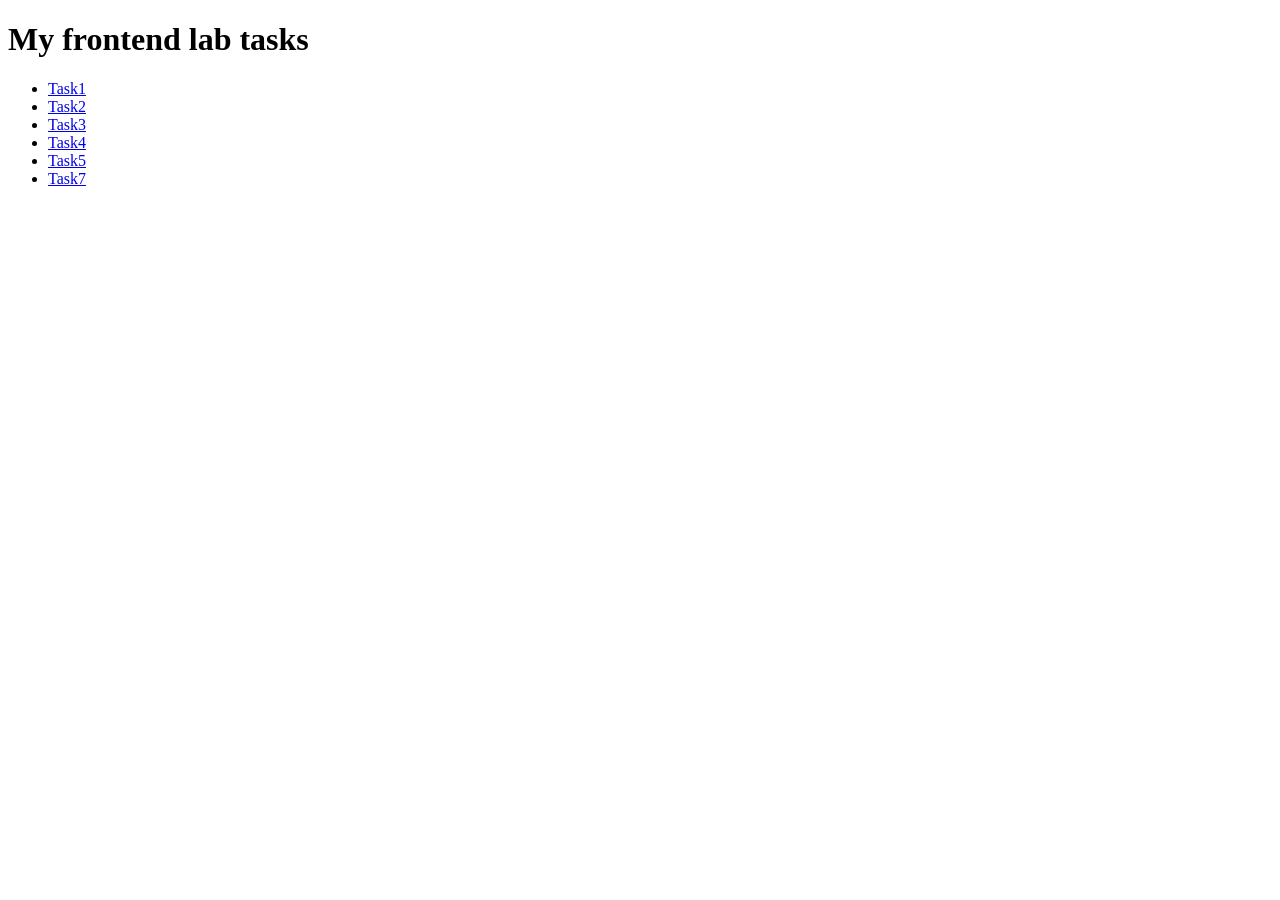
<file: index.html>
<!DOCTYPE html>
<html lang="en">
<head>

  <title>Frontend lab</title>

</head>
<body>
  <h1>My frontend lab tasks</h1>
  <header id="navbar">

    <ul class="nav-links">
      <li><a href="Task1/">Task1</a></li>
      <li><a href="Task2/">Task2</a></li>
      <li><a href="Task3/">Task3</a></li>
      <li><a href="Task4.html">Task4</a></li>
      <li><a href="Task5.html">Task5</a></li>
      <li><a href="Task7/">Task7</a></li>
    </ul>

  </header>

</body>
</html>
</file>
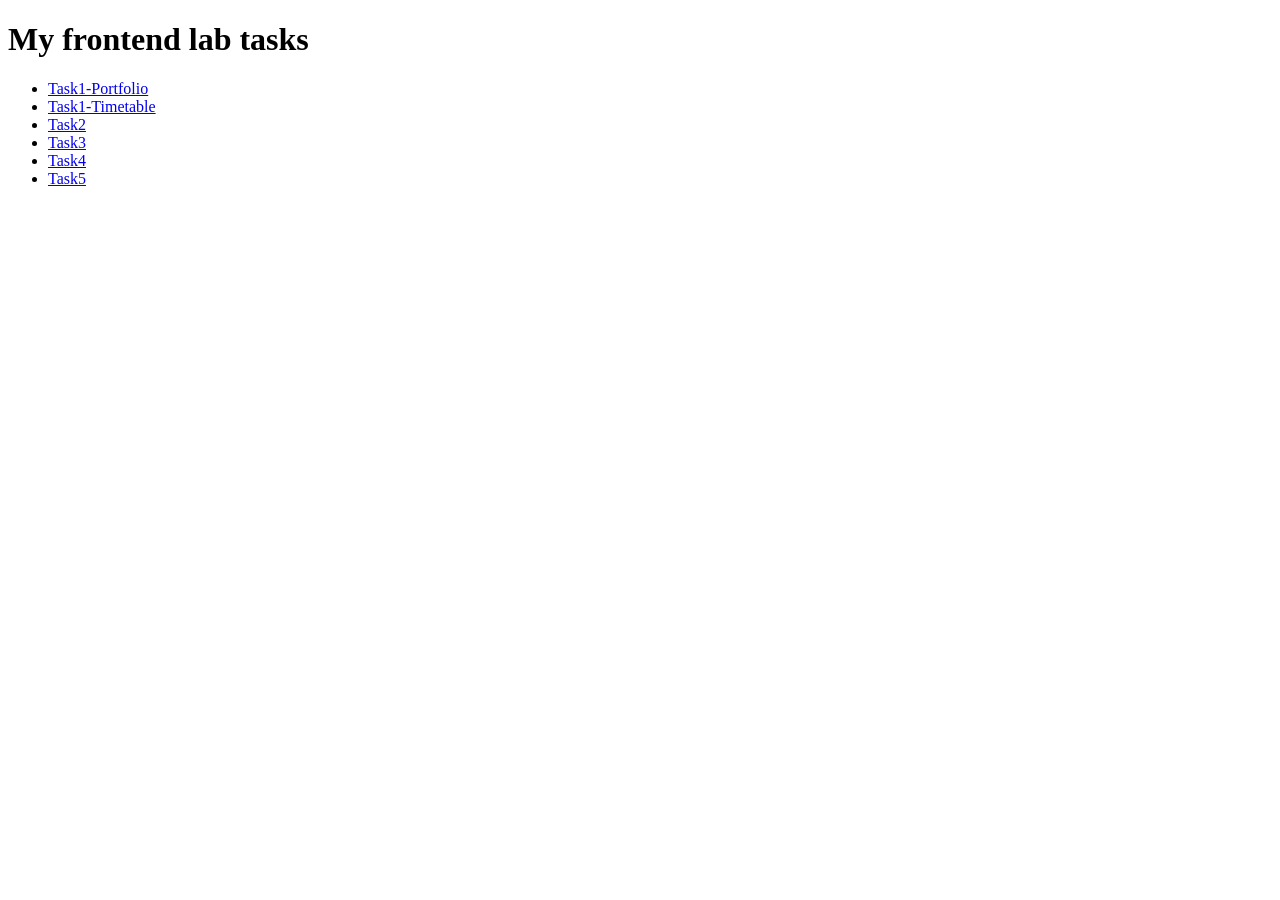
<file: frontend lab/index.html>
<!DOCTYPE html>
<html lang="en">
<head>

  <title>Frontend lab</title>

</head>
<body>
  <h1>My frontend lab tasks</h1>
  <header id="navbar">

    <ul class="nav-links">
      <li><a href="Task1/portfolio/index.html">Task1-Portfolio</a></li>
        <li><a href="Task1/timetable/timetable.html">Task1-Timetable</a></li>
      <li><a href="Task2/aboutUs/aboutUs.html">Task2</a></li>
      <li><a href="Task3/">Task3</a></li>
      <li><a href="Task4.html">Task4</a></li>
      <li><a href="Task5.html">Task5</a></li>
    </ul>

  </header>

</body>
</html>
</file>
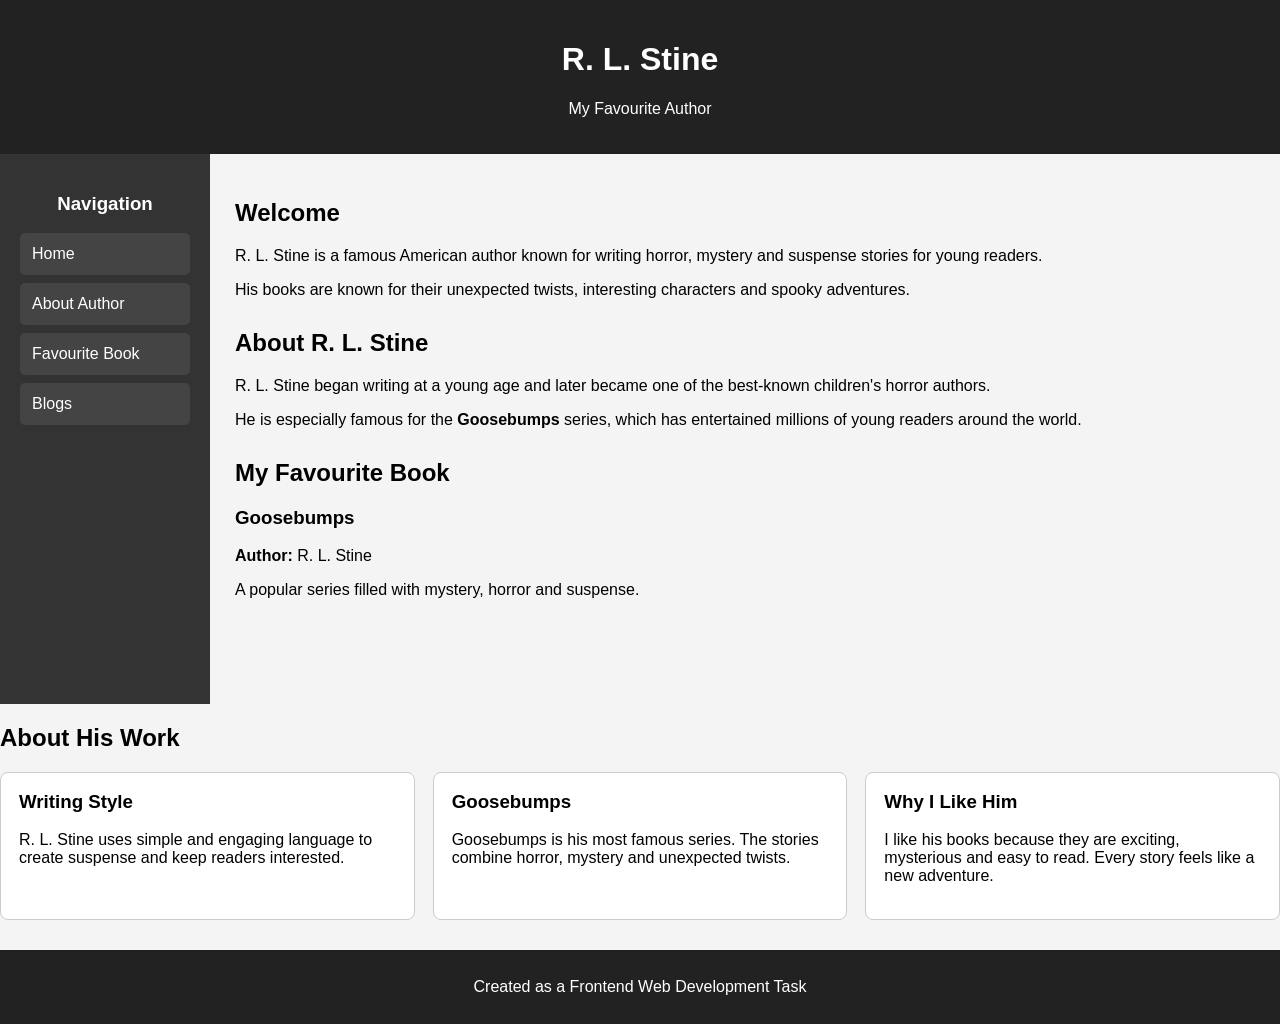
<file: frontend lab/Task3/index.html>
<!DOCTYPE html>
<html>
<head>
    <title>My Favourite Author - R. L. Stine</title>
    <style>
        * {
            box-sizing: border-box;
        }
        body {
            margin: 0;
            font-family: Arial, sans-serif;
            background-color: #f4f4f4;
        }
        header {
            background-color: #222;
            color: white;
            text-align: center;
            padding: 20px;
        }
        .container {
            display: flex;
            min-height: 550px;
        }
        aside {
            width: 210px;
            background-color: #333;
            padding: 20px;
        }
        aside h3 {
            color: white;
            text-align: center;
        }
        aside a {
            display: block;
            color: white;
            text-decoration: none;
            padding: 12px;
            margin: 8px 0;
            background-color: #444;
            border-radius: 5px;
        }
        aside a:hover {
            background-color: #666;
        }
        main {
            flex: 1;
            padding: 25px;
        }
        section {
            margin-bottom: 30px;
        }
        .book-card {
            background-color: white;
            width: 240px;
            margin: 15px auto;
            padding: 18px;
            border: 2px solid #222;
            text-align: center;
            border-radius: 8px;
        }
        .book-card img {
            width: 130px;
            height: 170px;
            object-fit: cover;
        }
        .book-card h3 {
            margin-bottom: 5px;
        }
        .blogs {
            display: flex;
            gap: 18px;
        }
        .blog {
            flex: 1;
            background-color: white;
            padding: 18px;
            border: 1px solid #ccc;
            border-radius: 8px;
        }
        .blog h3 {
            margin-top: 0;
        }
        footer {
            background-color: #222;
            color: white;
            text-align: center;
            padding: 12px;
        }
        @media (max-width: 600px) {
            .container {
                flex-direction: column;
            }
            aside {
                width: 100%;
            }
            aside a {
                text-align: center;
            }
            .blogs {
                flex-direction: column;
            }
            .book-card {
                width: 90%;
            }
        }
    </style>
</head>
<body>
    <header>
        <h1>R. L. Stine</h1>
        <p>My Favourite Author</p>
    </header>
    <div class="container">
        <aside>
            <h3>Navigation</h3>
            <a href="#home">Home</a>
            <a href="#about">About Author</a>
            <a href="#books">Favourite Book</a>
            <a href="#blogs">Blogs</a>
        </aside>
        <main>
            <section id="home">
                <h2>Welcome</h2>
                <p>
                    R. L. Stine is a famous American author known
                    for writing horror, mystery and suspense stories
                    for young readers.
                </p>
                <p>
                    His books are known for their unexpected twists,
                    interesting characters and spooky adventures.
                </p>
            </section>
            <section id="about">
                <h2>About R. L. Stine</h2>
                <p>
                    R. L. Stine began writing at a young age and later
                    became one of the best-known children's horror authors.
                </p>
                <p>
                    He is especially famous for the
                    <b>Goosebumps</b> series, which has entertained
                    millions of young readers around the world.
                </p>
            </section>
            <section id="books">
                <h2>My Favourite Book</h2
                <div class="book-card">
                    <h3>Goosebumps</h3>
                    <p><b>Author:</b> R. L. Stine</p>
                    <p>
                        A popular series filled with
                        mystery, horror and suspense.
                    </p>
                </div>
            </section>
            <section id="blogs">
                <h2>About His Work</h2>
                <div class="blogs">
                    <div class="blog">
                        <h3>Writing Style</h3>
                        <p>
                            R. L. Stine uses simple and engaging
                            language to create suspense and keep
                            readers interested.
                        </p>
                    </div>
                    <div class="blog">
                        <h3>Goosebumps</h3>
                        <p>
                            Goosebumps is his most famous series.
                            The stories combine horror, mystery
                            and unexpected twists.
                        </p>
                    </div>
                    <div class="blog">
                        <h3>Why I Like Him</h3>
                        <p>
                            I like his books because they are
                            exciting, mysterious and easy to read.
                            Every story feels like a new adventure.
                        </p>
                    </div>
                </div>
            </section>
        </main>
    </div>
    <footer>
        <p>Created as a Frontend Web Development Task</p>
    </footer>
</body>
</html>
</file>
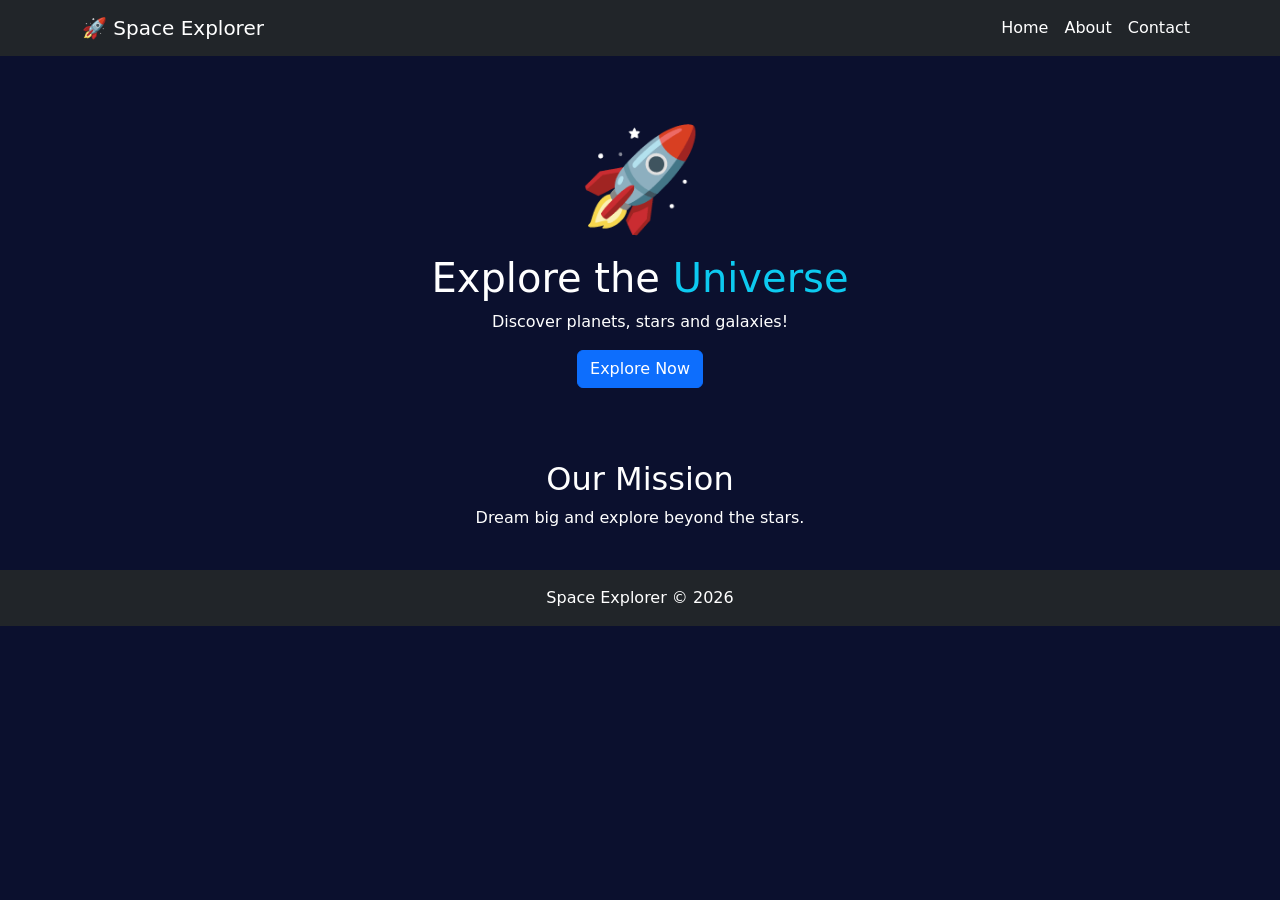
<file: frontend lab/Task4.html>
<!DOCTYPE html>
<html lang="en">
<head>
    <meta charset="UTF-8">
    <meta name="viewport" content="width=device-width, initial-scale=1">
    <title>Space Explorer</title>
    <link href="https://cdn.jsdelivr.net/npm/bootstrap@5.3.3/dist/css/bootstrap.min.css" rel="stylesheet">
    <style>
        body {
            background: #0b102e;
            color: white;
        }
        .nav-link {
            color: white;
            transition: 0.3s;
        }
        .nav-link:hover {
            color: #b9a0ff;
        }
        .rocket {
            font-size: 100px;
            animation: fly 2s infinite alternate;
        }
        @keyframes fly {
            from { transform: translateY(20px); }
            to { transform: translateY(-20px); }
        }
        .btn:hover {
            transform: scale(1.1);
            transition: 0.3s;
        }
    </style>
</head>
<body>
    <nav class="navbar navbar-expand navbar-dark bg-dark">
        <div class="container">
            <a class="navbar-brand" href="#">🚀 Space Explorer</a>
            <div class="navbar-nav ms-auto">
                <a class="nav-link" href="#home">Home</a>
                <a class="nav-link" href="#about">About</a>
                <a class="nav-link" href="#contact">Contact</a>
            </div>
        </div>
    </nav>

    <section id="home" class="container text-center py-5">
        <div class="rocket">🚀</div>
        <h1>Explore the <span class="text-info">Universe</span></h1>
        <p>Discover planets, stars and galaxies!</p>
        <a href="#about" class="btn btn-primary">Explore Now</a>
    </section>

    <section id="about" class="container text-center py-4">
        <h2>Our Mission</h2>
        <p>Dream big and explore beyond the stars.</p>
    </section>

    <footer id="contact" class="text-center bg-dark p-3">
        Space Explorer © 2026
    </footer>
</body>
</html>
</file>
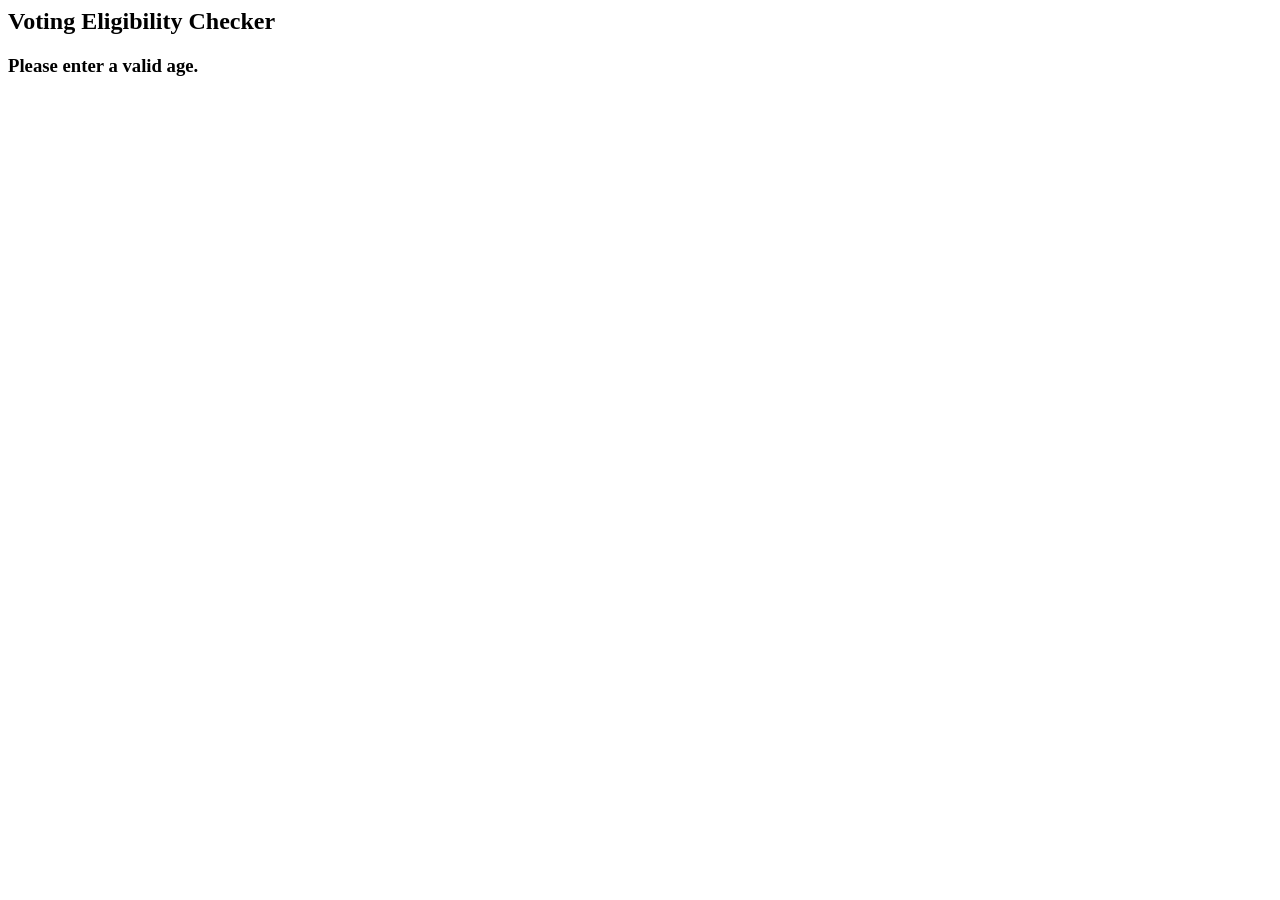
<file: frontend lab/Task5.html>
<html>
    <head>
        <title>Voting Eligibility</title>
    </head>
    <body>
        <h2>Voting Eligibility Checker</h2>

        <script>
            let age = prompt("Enter your age:");
            age = Number(age);

            if (age > 0 && Number.isFinite(age) && Number.isInteger(age)) {
                let result = age >= 18
                    ? "you are eligible to vote."
                    : "you are not eligible to vote.";

                alert(result);

                document.write("<h3>Age: " + age + "</h3>");
                document.write(result);
            }
            else {
                alert("Please enter a valid age.");
                document.write("<h3>Please enter a valid age.</h3>");
            }
        </script>
    </body>
</html>
</file>
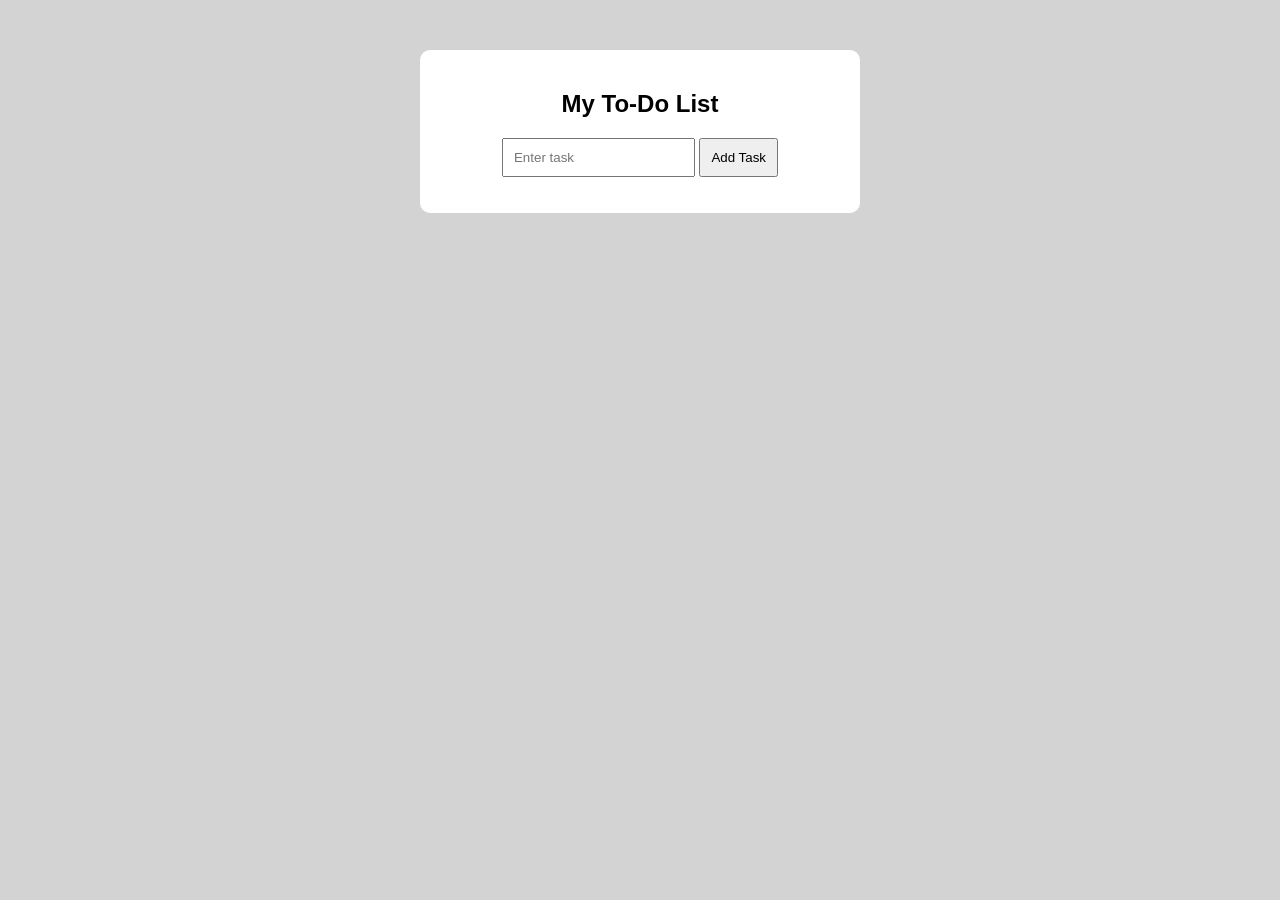
<file: frontend lab/Task7/index..html>
<!DOCTYPE html>
<html>
<head>
    <title>To-Do List</title>

    <style>
        body {
            font-family: Arial;
            background-color: lightgray;
            text-align: center;
        }

        .container {
            background-color: white;
            width: 400px;
            margin: 50px auto;
            padding: 20px;
            border-radius: 10px;
        }

        input {
            padding: 10px;
        }

        button {
            padding: 10px;
            cursor: pointer;
        }

        li {
            margin: 15px;
        }

        .delete {
            background-color: red;
            color: white;
            border: none;
            margin-left: 15px;
        }
    </style>
</head>

<body>

    <div class="container">

        <h2>My To-Do List</h2>

        <input type="text" id="taskInput" placeholder="Enter task">

        <button id="addBtn">Add Task</button>

        <ul id="taskList"></ul>

    </div>

    <script>

        let input = document.getElementById("taskInput");
        let addBtn = document.getElementById("addBtn");
        let list = document.getElementById("taskList");

        addBtn.addEventListener("click", function() {

            let task = input.value;

            if(task === "") {
                alert("Please enter a task");
                return;
            }

            // Create list item
            let li = document.createElement("li");

            li.innerText = task;

            // Create delete button
            let btn = document.createElement("button");

            btn.innerText = "Delete";
            btn.className = "delete";

            // Delete task
            btn.addEventListener("click", function() {
                li.remove();
            });

            // Add button inside list item
            li.appendChild(btn);

            // Add list item inside ul
            list.appendChild(li);

            // Clear input
            input.value = "";

        });

    </script>

</body>
</html>
</file>
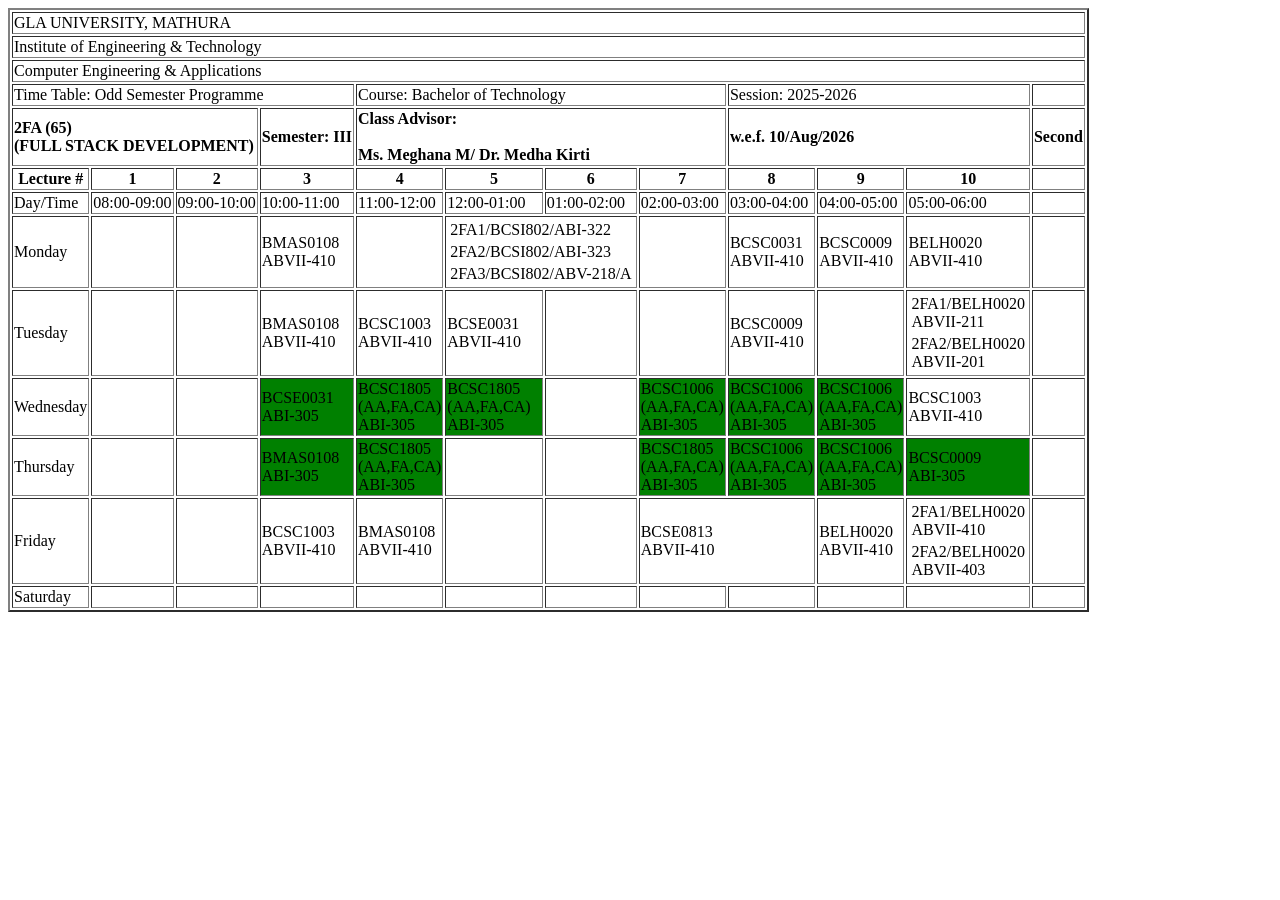
<file: frontend lab/Task1/timetable/timetable.html>
<html>
    <head><title>tables</title></head>
        <body>

<table border="2">

    <tr>
        <td colspan="12" class="title">
            GLA UNIVERSITY, MATHURA
        </td>
    </tr>

    <tr>
        <td colspan="12" class="subtitle">
            Institute of Engineering &amp; Technology
        </td>
    </tr>

    <tr>
        <td colspan="12" class="subtitle">
            Computer Engineering &amp; Applications
        </td>
    </tr>

    <tr>
        <td colspan="4" class="subtitle">
            Time Table: Odd Semester Programme
        </td>

        <td colspan="4" class="subtitle">
            Course: Bachelor of Technology
        </td>

        <td colspan="3" class="subtitle">
            Session: 2025-2026
        </td>

        <td></td>
    </tr>

    <tr>
        <td colspan="3" rowspan="2">
            <b>2FA (65)</b><br>
            <b>(FULL STACK DEVELOPMENT)</b>
        </td>

        <td rowspan="2">
            <b>Semester: III</b>
        </td>

        <td colspan="4" rowspan="2">
            <b>Class Advisor:</b>
            <br><br>
            <b>Ms. Meghana M/ Dr. Medha Kirti</b>
        </td>

        <td colspan="3" rowspan="2">
            <b>w.e.f. 10/Aug/2026</b>
        </td>

        <td rowspan="2">
            <b>Second</b>
        </td>
    </tr>

    <tr></tr>

    <tr>
        <th>Lecture #</th>
        <th>1</th>
        <th>2</th>
        <th>3</th>
        <th>4</th>
        <th>5</th>
        <th>6</th>
        <th>7</th>
        <th>8</th>
        <th>9</th>
        <th>10</th>
        <th></th>
    </tr>

    <tr class="time">
        <td>Day/Time</td>
        <td>08:00-09:00</td>
        <td>09:00-10:00</td>
        <td>10:00-11:00</td>
        <td>11:00-12:00</td>
        <td>12:00-01:00</td>
        <td>01:00-02:00</td>
        <td>02:00-03:00</td>
        <td>03:00-04:00</td>
        <td>04:00-05:00</td>
        <td>05:00-06:00</td>
        <td></td>
    </tr>

    <tr>
        <td class="day">Monday</td>

        <td></td>
        <td></td>

        <td>
            BMAS0108<br>
            ABVII-410
        </td>

        <td></td>

        <td colspan="2" class="nested">
            <table>
                <tr>
                    <td>2FA1/BCSI802/ABI-322</td>
                </tr>
                <tr>
                    <td>2FA2/BCSI802/ABI-323</td>
                </tr>
                <tr>
                    <td>2FA3/BCSI802/ABV-218/A</td>
                </tr>
            </table>
        </td>

        <td></td>

        <td>
            BCSC0031<br>
            ABVII-410
        </td>

        <td>
            BCSC0009<br>
            ABVII-410
        </td>

        <td>
            BELH0020<br>
            ABVII-410
        </td>

        <td></td>
    </tr>

    <tr>
        <td>Tuesday</td>

        <td></td>
        <td></td>

        <td>
            BMAS0108<br>
            ABVII-410
        </td>

        <td>
            BCSC1003<br>
            ABVII-410
        </td>

        <td>
            BCSE0031<br>
            ABVII-410
        </td>

        <td></td>
        <td></td>

        <td>
            BCSC0009<br>
            ABVII-410
        </td>

        <td></td>

        <td>
            <table>
                <tr>
                    <td>2FA1/BELH0020<br>ABVII-211</td>
                </tr>
                <tr>
                    <td>2FA2/BELH0020<br>ABVII-201</td>
                </tr>
            </table>
        </td>

        <td></td>
    </tr>

    <tr>
        <td>Wednesday</td>

        <td></td>
        <td></td>

        <td bgcolor="green">
            BCSE0031<br>
            ABI-305
        </td>

        <td bgcolor="green">
            BCSC1805<br>
            (AA,FA,CA)<br>
            ABI-305
        </td>

        <td bgcolor="green">
            BCSC1805<br>
            (AA,FA,CA)<br>
            ABI-305
        </td>

        <td></td>

        <td bgcolor="green">
            BCSC1006<br>
            (AA,FA,CA)<br>
            ABI-305
        </td>

        <td bgcolor="green">
            BCSC1006<br>
            (AA,FA,CA)<br>
            ABI-305
        </td>

        <td bgcolor="green">
            BCSC1006<br>
            (AA,FA,CA)<br>
            ABI-305
        </td>

        <td>
            BCSC1003<br>
            ABVII-410
        </td>

        <td></td>
    </tr>

    <tr>
        <td>Thursday</td>

        <td></td>
        <td></td>

        <td bgcolor="green">
            BMAS0108<br>
            ABI-305
        </td>

        <td bgcolor="green">
            BCSC1805<br>
            (AA,FA,CA)<br>
            ABI-305
        </td>

        <td></td>
        <td></td>

        <td bgcolor="green">
            BCSC1805<br>
            (AA,FA,CA)<br>
            ABI-305
        </td>

        <td bgcolor="green">
            BCSC1006<br>
            (AA,FA,CA)<br>
            ABI-305
        </td>

        <td bgcolor="green">
            BCSC1006<br>
            (AA,FA,CA)<br>
            ABI-305
        </td>

        <td bgcolor="green">
            BCSC0009<br>
            ABI-305
        </td>

        <td></td>
    </tr>

    <tr>
        <td>Friday</td>

        <td></td>
        <td></td>

        <td>
            BCSC1003<br>
            ABVII-410
        </td>

        <td>
            BMAS0108<br>
            ABVII-410
        </td>

        <td></td>
        <td></td>

        <td colspan="2" class="pink">
            BCSE0813<br>
            ABVII-410
        </td>

        <td>
            BELH0020<br>
            ABVII-410
        </td>

        <td>
            <table>
                <tr>
                    <td>2FA1/BELH0020<br>ABVII-410</td>
                </tr>
                <tr>
                    <td>2FA2/BELH0020<br>ABVII-403</td>
                </tr>
            </table>
        </td>

        <td></td>
    </tr>

    <tr>
        <td>Saturday</td>

        <td></td>
        <td></td>
        <td></td>
        <td></td>
        <td></td>
        <td></td>
        <td></td>
        <td></td>
        <td></td>
        <td></td>
        <td></td>
    </tr>

</table>
    </body>
    </html>
</file>
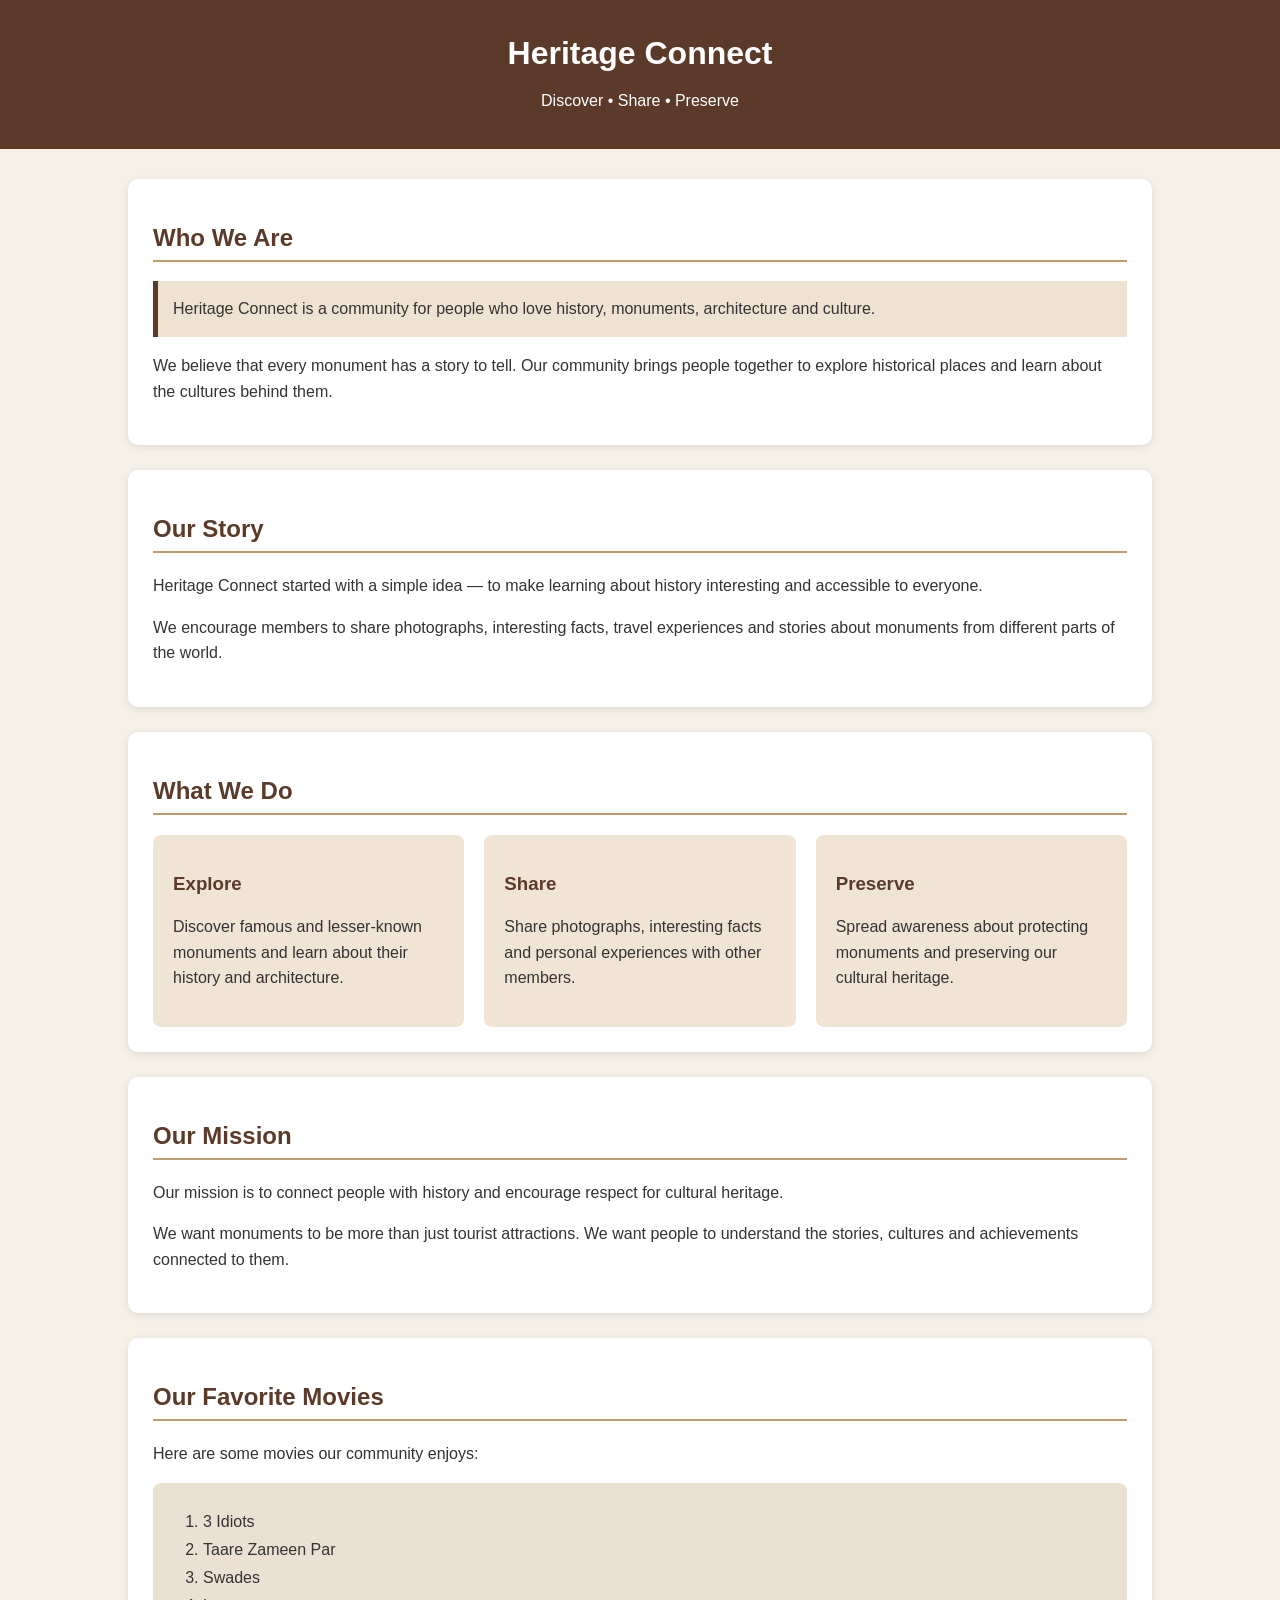
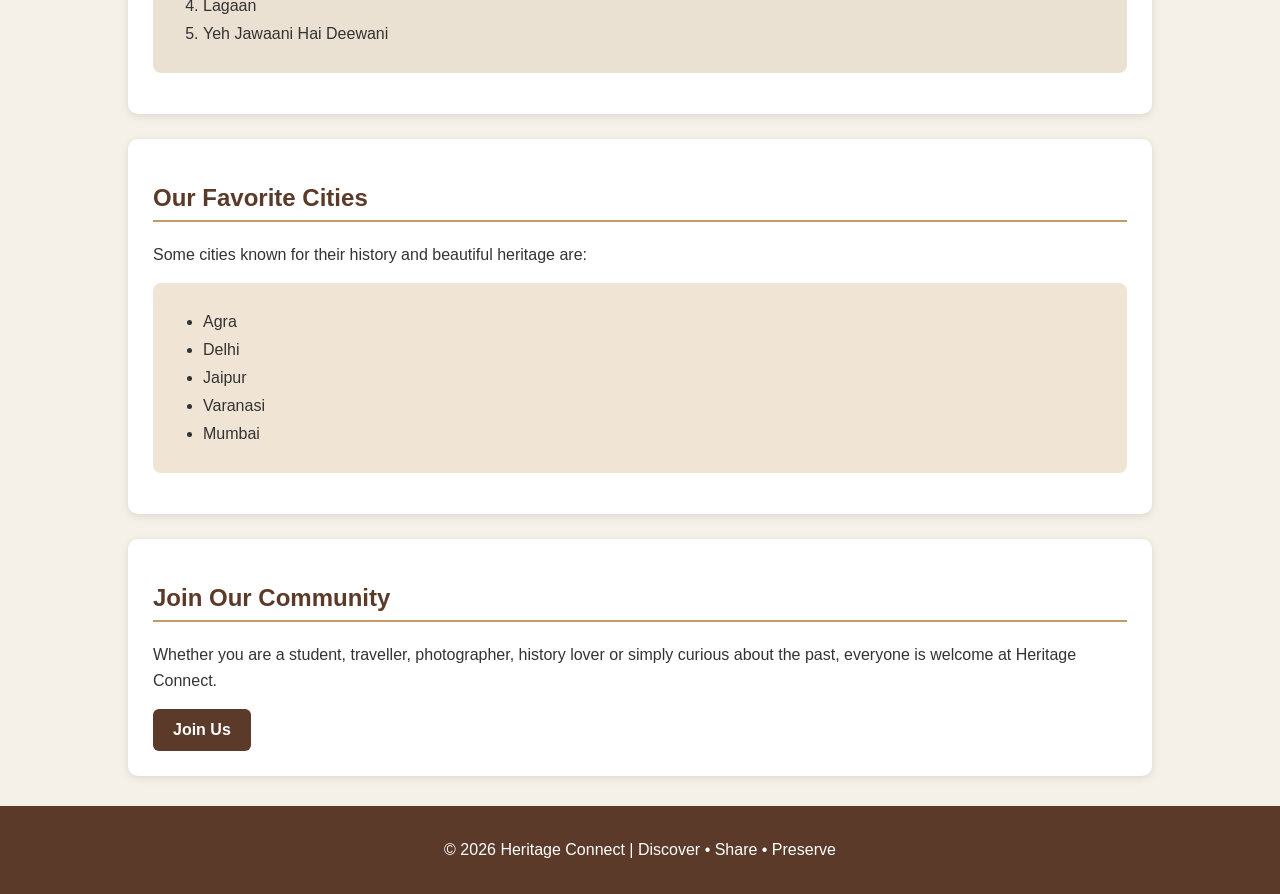
<file: frontend lab/Task2/aboutUs/aboutUs.html>
<html>
<head>
    <title>About Us - Heritage Connect</title>
     <link rel="stylesheet" href="aboutUs.css">
</head>
<body>
    <header>
        <h1>Heritage Connect</h1>
        <p>
            Discover • Share • Preserve
        </p>
    </header>
    <div id="about">
        <div class="section">
            <h2 class="heading">Who We Are</h2>
            <p class="highlight">
                Heritage Connect is a community for people who love
                history, monuments, architecture and culture.
            </p>
            <p>
                We believe that every monument has a story to tell.
                Our community brings people together to explore
                historical places and learn about the cultures behind them.
            </p>
        </div>
        <div class="section">
            <h2 class="heading">Our Story</h2>
            <p>
                Heritage Connect started with a simple idea — to make
                learning about history interesting and accessible to everyone.
            </p>
            <p>
                We encourage members to share photographs, interesting facts,
                travel experiences and stories about monuments from different
                parts of the world.
            </p>
        </div>
        <div class="section">
            <h2 class="heading">What We Do</h2>
            <div class="cards">
                <div class="card">
                    <h3>Explore</h3>
                    <p>
                        Discover famous and lesser-known monuments
                        and learn about their history and architecture.
                    </p>
                </div>
                <div class="card">
                    <h3>Share</h3>
                    <p>
                        Share photographs, interesting facts and
                        personal experiences with other members.
                    </p>
                </div>
                <div class="card">
                    <h3>Preserve</h3>
                    <p>
                        Spread awareness about protecting monuments
                        and preserving our cultural heritage.
                    </p>
                </div>
            </div>
        </div>
        <div class="section">
            <h2 class="heading">Our Mission</h2>
            <p>
                Our mission is to connect people with history and
                encourage respect for cultural heritage.
            </p>
            <p>
                We want monuments to be more than just tourist attractions.
                We want people to understand the stories, cultures and
                achievements connected to them.
            </p>
        </div>
        <div class="section">
            <h2 class="heading">Our Favorite Movies</h2>
            <p>
                Here are some movies our community enjoys:
            </p>
            <ol>
                <li>3 Idiots</li>
                <li>Taare Zameen Par</li>
                <li>Swades</li>
                <li>Lagaan</li>
                <li>Yeh Jawaani Hai Deewani</li>

            </ol>
        </div>
        <div class="section">
            <h2 class="heading">Our Favorite Cities</h2>
            <p>
                Some cities known for their history and beautiful
                heritage are:
            </p>
            <ul>
                <li>Agra</li>
                <li>Delhi</li>
                <li>Jaipur</li>
                <li>Varanasi</li>
                <li>Mumbai</li>
            </ul>
        </div>
        <div class="section">
            <h2 class="heading">Join Our Community</h2>
            <p>
                Whether you are a student, traveller, photographer,
                history lover or simply curious about the past,
                everyone is welcome at Heritage Connect.
            </p>
            <a href="#" class="button">Join Us</a>
        </div>
    </div>
    <footer>
        <p>
            © 2026 Heritage Connect | Discover • Share • Preserve
        </p>
    </footer>
</body>
</html>
</file>
<file: frontend lab/Task2/aboutUs/aboutUs.css>
body {
            font-family: Arial, sans-serif;
            margin: 0;
            background-color: rgb(245, 241, 232);
            color: #333333;
        }
        p {
            line-height: 1.6;
        }
        h1 {
            margin: 0;
        }
        header {
            background-color: #5b3a29;
            color: white;
            text-align: center;
            padding: 35px;
        }

        header p {
            margin-bottom: 0;
        }
        #about {
            width: 80%;
            margin: 30px auto;
        }
        .section {
            background-color: white;
            padding: 25px;
            margin-bottom: 25px;
            border-radius: 10px;
            box-shadow: 0 2px 8px rgb(0, 0, 0, 0.1);
        }
        .heading {
            color: #5b3a29;
            border-bottom: 2px solid #c49a6c;
            padding-bottom: 8px;
        }

        .highlight {
            background-color: #eee3d0;
            padding: 15px;
            border-left: 5px solid #5b3a29;
        }
        .cards {
            display: flex;
            gap: 20px;
        }
        .card {
            background-color: #f0e4d4;
            padding: 20px;
            flex: 1;
            border-radius: 8px;
        }
        .card h3 {
            color: #5b3a29;
        }
        ol {
            background-color: rgb(235, 225, 210);
            padding: 20px 40px;
            border-radius: 8px;
        }
        ul {
            background-color: #f0e4d4;
            padding: 20px 40px;
            border-radius: 8px;
        }
         li {
            margin: 10px;
        }
        li:hover {
            color: #8b4513;
            font-weight: bold;
            cursor: pointer;
        }
        a {
            color: #5b3a29;
            text-decoration: none;
            font-weight: bold;
        }
        a:hover {
            color: rgb(180, 90, 60);
            text-decoration: underline;
        }
        .button {
            display: inline-block;
            background-color: #5b3a29;
            color: white;
            padding: 12px 20px;
            border-radius: 6px;
        }
        .button:hover {
            background-color: rgb(120, 70, 40);
        }
        footer {
            background-color: #5b3a29;
            color: white;
            text-align: center;
            padding: 15px;
        }
</file>
